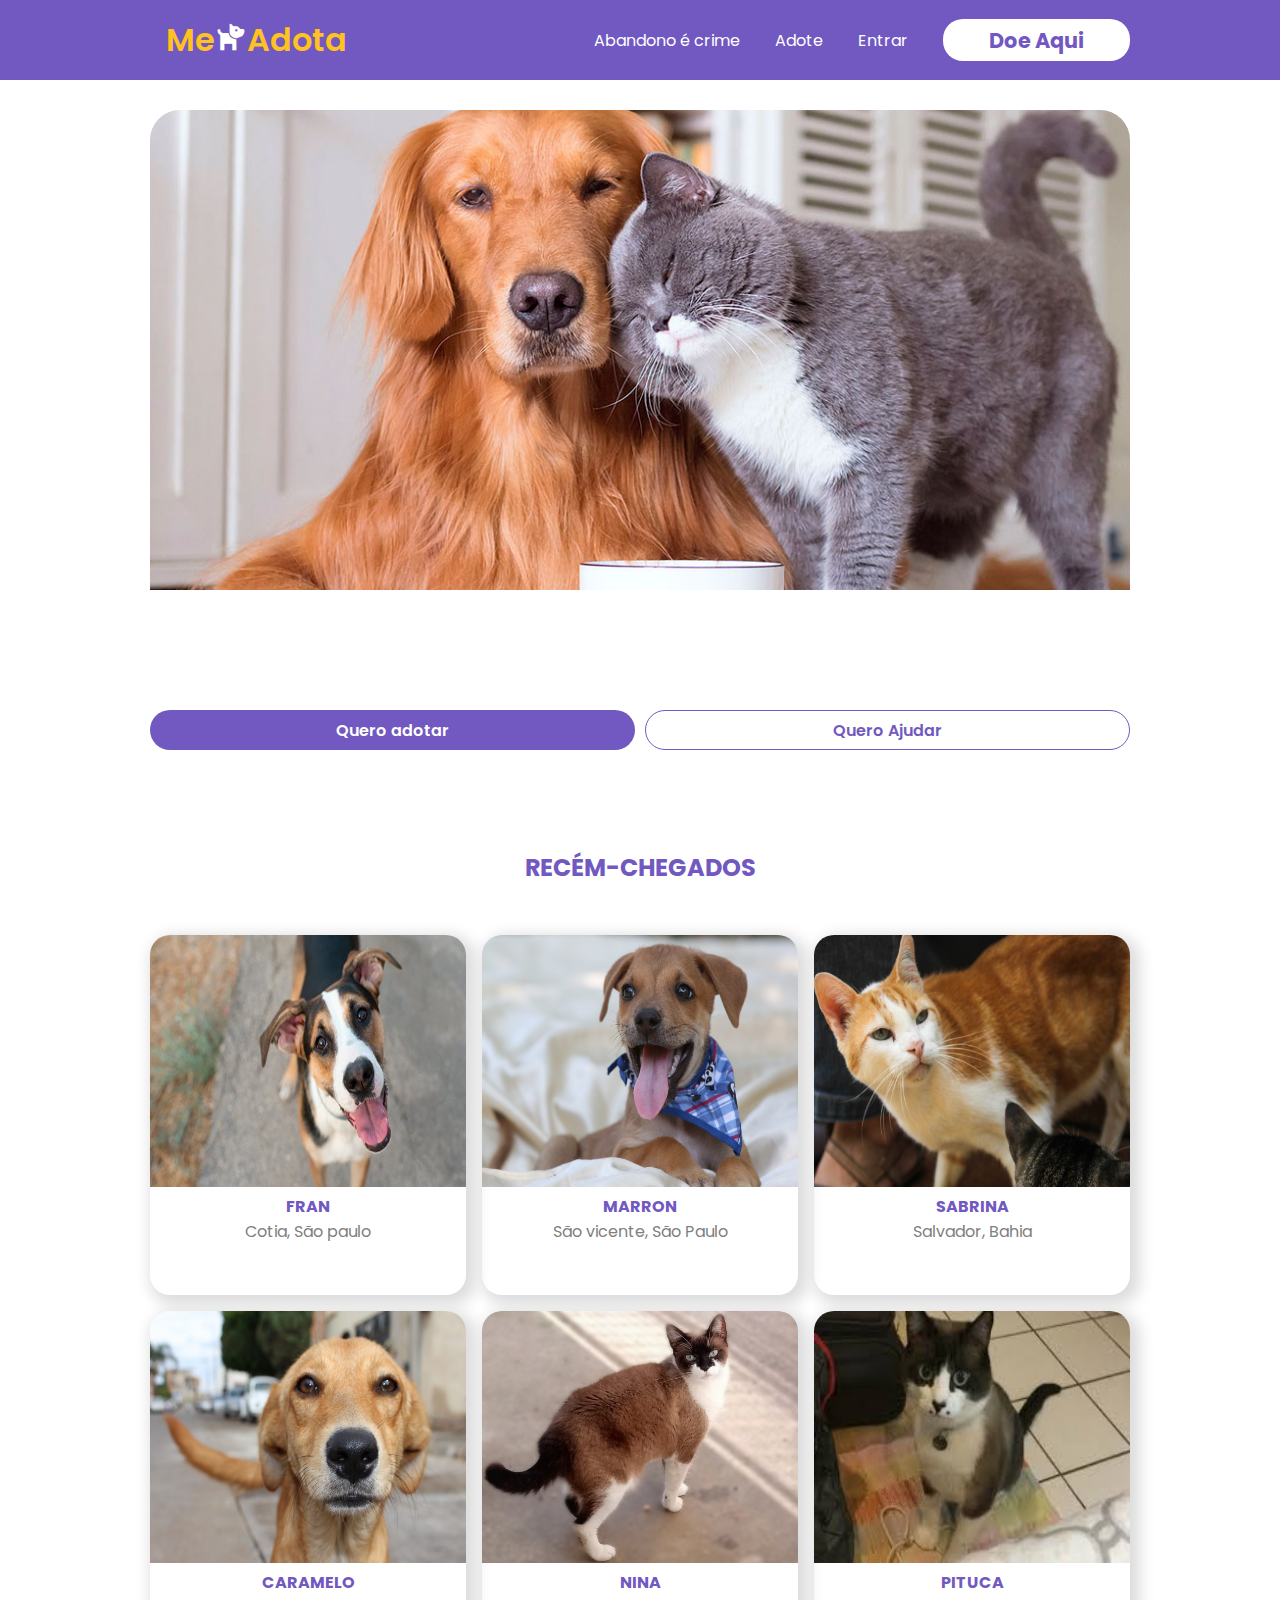
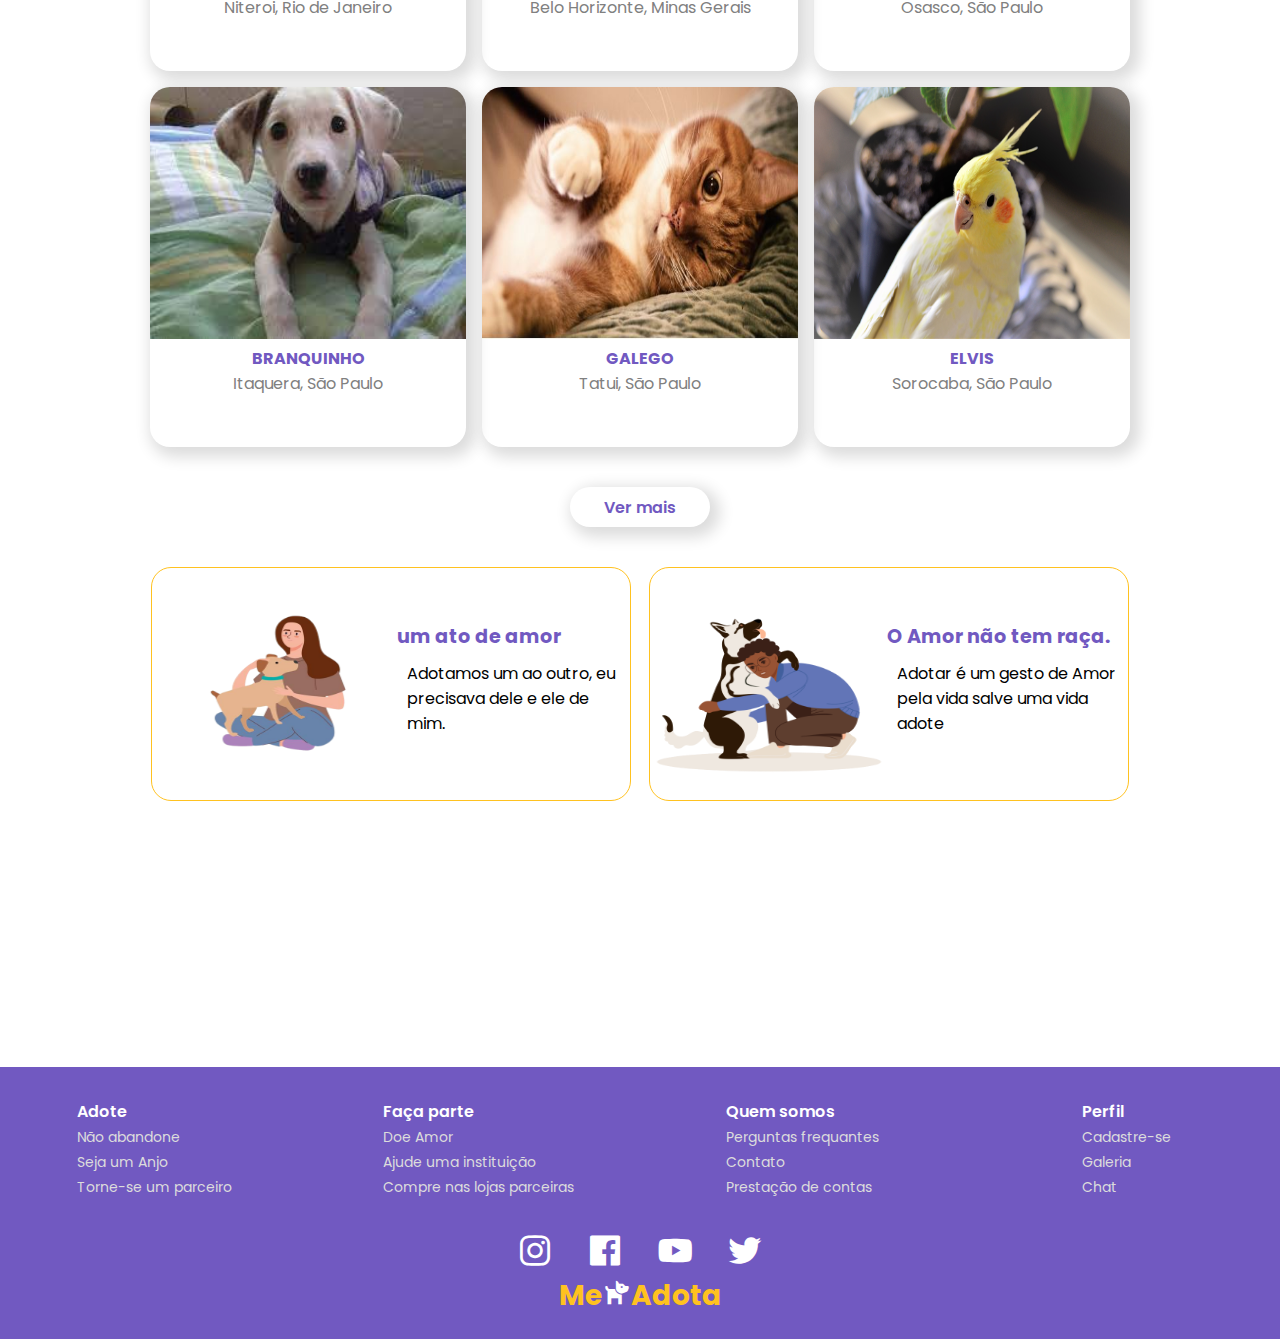
<file: index.html>
<!DOCTYPE html>
<html>
<head>
	<meta charset="utf-8">
	<meta name="viewport" content="width=device-width, initial-scale=1">
	<title>Me Adota seja um volutario e ajude a salvar animaes em situação de rua</title>
	<link rel="stylesheet" type="text/css" href="css/style.css">
	<link href='https://unpkg.com/boxicons@2.1.2/css/boxicons.min.css' rel='stylesheet'>


	<link rel="icon" type="icon" href="img/icon.png">

</head>
<body>

	<!--Inicio--Header-->

	<header id="header">
		<div class="container">
			<h1><a href="#">Me<i class='bx bxs-dog'></i>Adota</a></h1>
			<nav id="nav">
				<button id="btn-mobile">Menu
					<span id="hamburger"></span>
				</button>
				<ul id="menu">
					<li><a href="#">Abandono é crime</a></li>
					<li><a href="#">Adote</a></li>
					<li><a href="login.html">Entrar</a></li>
					<a class="btn" href="#">Doe Aqui</a>
				</ul>
		</div>
	</header>

	<!--Final--Header-->


	<!--Inicio--carrossel-->

	<section id="carrossel">
			<div class="container">

				<div class="slide first">
					<img src="img/1.jpg" alt="cao e gato">
				</div>

				<div class="slide">
					<img src="img/3.jpg" alt="Abandono é crime">
				</div>

				<div class="slide">
					<img src="img/2.jpg" alt="cachorro brincando na grama">
				</div>

			</div>
	</section>


	<!--Inicio--carrossel-->


	<!--Inicio--Button--Adotar-->

	<section class="button-adotar">
		<div class="adotar">
				<a  class="btn-adotar" href="#">Quero adotar</a>
				<a  class="btn-divulgar" href="#">Quero Ajudar</a>
			</div>
	</section>

	<!--Final--Button--Adotar-->

	<!--Inicio Main-->

	<main id="main">

		<section class="galeria">
			<h2>Recém-chegados</h2>
			<div class="galeria-container">

				<div class="card-galeria">
					<div class="img-card-galeria">
						<img src="img/fran.jpg" alt="cadelinha Fran">
					</div>

					<h4>Fran</h4>
					<p>Cotia, São paulo</p>
				</div>

				<div class="card-galeria">
					<div class="img-card-galeria">
						<img src="img/marron.jpg" alt="Cão Marron">
					</div>

					<h4>Marron</h4>
					<p>São vicente, São Paulo</p>
				</div>

				<div class="card-galeria">
					<div class="img-card-galeria">
						<img src="img/sabrina.jpg" alt="Gatinha Sabrina">
					</div>

					<h4>Sabrina</h4>
					<p>Salvador, Bahia</p>
				</div>

				<div class="card-galeria">
					<div class="img-card-galeria">
						<img src="img/caramelo.jpg" alt="Cão Caramelo">
					</div>

					<h4>Caramelo</h4>
					<p>Niteroi, Rio de Janeiro</p>
				</div>

				<div class="card-galeria">
					<div class="img-card-galeria">
						<img src="img/nina.jpg" alt="Gatinha Nina">
					</div>

					<h4>Nina</h4>
					<p>Belo Horizonte, Minas Gerais</p>
				</div>

				<div class="card-galeria">
					<div class="img-card-galeria">
						<img src="img/pituca.jpg" alt="Gatinha Pituca">
					</div>

					<h4>Pituca</h4>
					<p>Osasco, São Paulo</p>
				</div>

				<div class="card-galeria">
					<div class="img-card-galeria">
						<img src="img/branquinho.jpg" alt="Cachorrinho branquinho">
					</div>

					<h4>Branquinho</h4>
					<p>Itaquera, São Paulo </p>
				</div>

				<div class="card-galeria">
					<div class="img-card-galeria">
						<img src="img/galego.jpg" alt="Gato galego">
					</div>

					<h4>Galego</h4>
					<p>Tatui, São Paulo</p>
				</div>

				<div class="card-galeria">
					<div class="img-card-galeria">
						<img src="img/elvis.png" alt="Calopsita Elves">
					</div>

					<h4>Elvis</h4>
					<p>Sorocaba, São Paulo</p>
				</div>
				
			</div>

			<div class="ver-mais">
				<a href="#">Ver mais</a>
			</div>

		</section>

	</main>

	<!--Final Main-->


	<!--Inicio Section Cards-->
	
		<section class="cards">
			<div class="card-container">
				<div class="img-card">
					<img src="img/pet-2.png">
				</div>

					
				<div class="card-texto">
						<h3>um ato de amor</h3>
						<p>Adotamos um ao outro, eu precisava dele  e ele de mim.</p>
					</div>
			</div>

			<div class="card-container">
				<div class="img-card">
					<img src="img/pet-3.png">
				</div>

				<div class="card-texto">
						<h3>O Amor não tem raça.</h3>
						<p>Adotar é um gesto de Amor pela vida salve uma vida adote</p>
					</div>
			</div>

			
		</section>
		

		<!--Final--Section--Cards-->


	<footer>
		<div class="footer-container">
			<div>
				<ul>
					<li class="titulo-footer">Adote</li>
					<li><a href="#">Não abandone</a></li>
					<li><a href="#">Seja um Anjo</a></li>
					<li><a href="#">Torne-se um parceiro</a></li>
				</ul>
         </div>

         <div>
			<ul>
				<li class="titulo-footer">Faça parte</li>
				<li><a href="#">Doe Amor</a></li>
				<li><a href="#">Ajude uma instituição</a></li>
				<li><a href="#">Compre nas lojas parceiras</a></li>
			</ul>
		</div>

		<div>
			<ul>
				<li class="titulo-footer">Quem somos</li>
				<li><a href="#">Perguntas frequantes</a></li>
				<li><a href="#">Contato</a></li>
				<li><a href="#">Prestação de contas</a></li>
			</ul>
		</div>

		<div>
			<ul>
				<li class="titulo-footer">Perfil</li>
				<li><a href="#">Cadastre-se</a></li>
				<li><a href="#">Galeria</a></li>
				<li><a href="#">Chat</a></li>
			</ul>
		</div>
		
		</div>

		<div class="midias-sociais">
				<a href="#"><i class='bx bxl-instagram'></i></a>
				<a href="#"><i class='bx bxl-facebook-square' ></i></a>
				<a href="#"><i class='bx bxl-youtube' ></i></a>
				<a href="#"><i class='bx bxl-twitter' ></i></a>

			</div>

			<div class="logo-footer">
				<h4><a href="#">Me<i class='bx bxs-dog' ></i>Adota</a></h4>
			</div>
	</footer>

	<script type="text/javascript" src="js/script.js"></script>
</body>

</html>
</file>
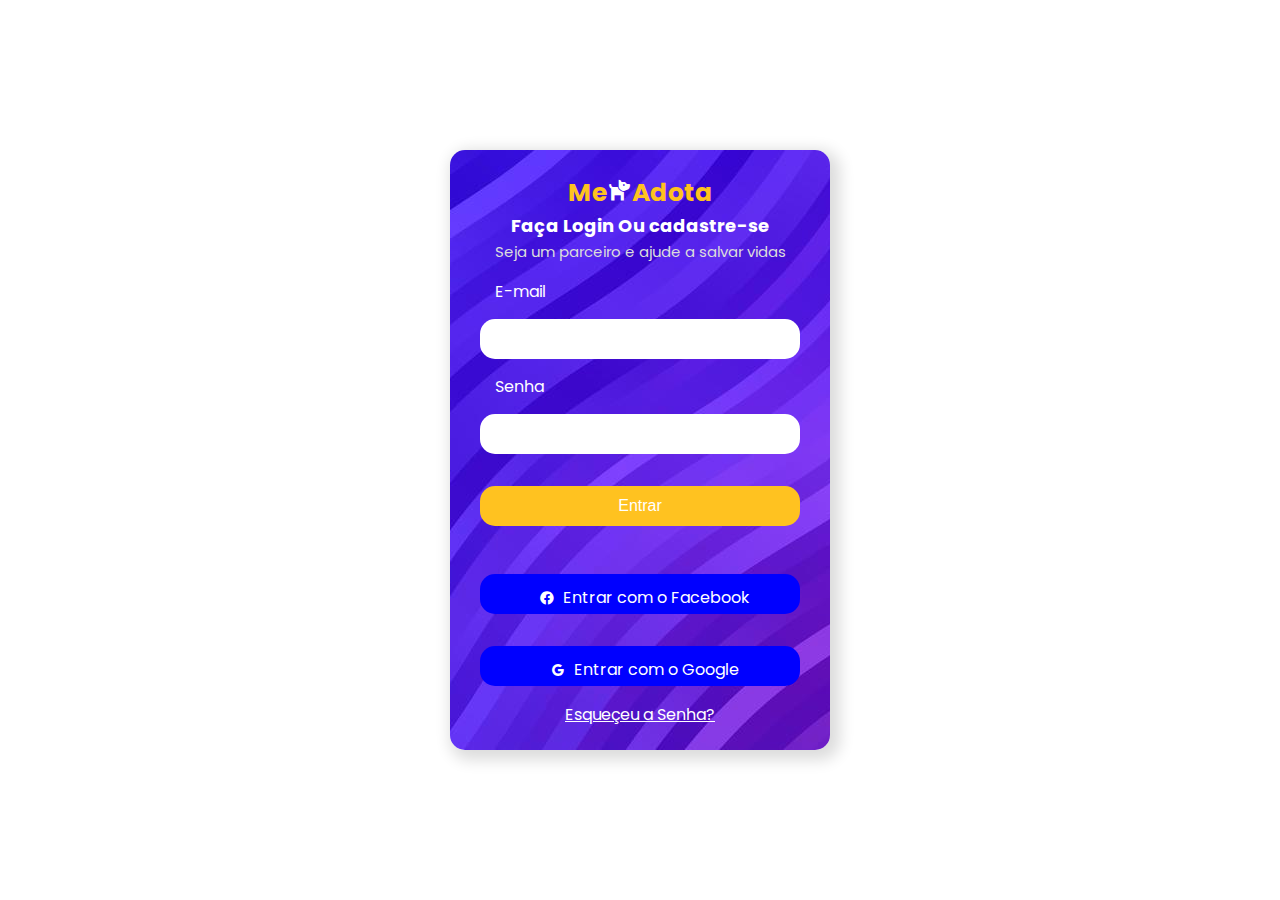
<file: login.html>
<!DOCTYPE html>
<html>
<head>
	<meta charset="utf-8">
	<meta name="viewport" content="width=device-width, initial-scale=1">
	<title>Me Adota seja um volutario e ajude a salvar animaes em situação de rua</title>
	<link href='https://unpkg.com/boxicons@2.1.2/css/boxicons.min.css' rel='stylesheet'>
	<link rel="stylesheet" type="text/css" href="css/style.css">
	<link rel="icon" type="icon" href="img/icon.png">
</head>
<body>

	<main>

		<section class="section-log">

			<div class="log">

			<div class="logo-texto">
				<h1><a href="index.html">Me<i class='bx bxs-dog'></i>Adota</a></h1>
				<h3>Faça Login  Ou cadastre-se</h3>
				<small>Seja um parceiro e ajude a salvar vidas</small>
			</div>

			<div class="form">

				<form>
					<label>
						<span>E-mail</span>
						<input type="email" name="e-mail" required>
					</label>
				</div>

				<div class="form">
					<label>
						<span>Senha</span>
						<input type="password" name="senha" required>
					</label>
					
				</div>

				<input type="submit" value="Entrar">

				<div class="button1">
					<a href="https://www.facebook.com/login"><i class='bx bxl-facebook-circle'></i>Entrar com o Facebook</a>
				</div>

				<div class="button2">
					<a href="https://accounts.google.com/"><i class='bx bxl-google' ></i>Entrar com o Google</a>
				</div>

				
				<div class="recuperar-senha">
					<a href="#" class="redefinir">Esqueçeu a Senha?</a>
				</div>

				</form>

				

			</div>

			</div>

			
				
			

		</section>
	</main>

</body>
</html>
</file>
<file: css/style.css>
@import url('https://fonts.googleapis.com/css2?family=Poppins&display=swap');

*{
	margim: 0;
	padding: 0;
	outline: 0;
	box-sizing: border-box;
}

body{
	font-family: 'Poppins', sans-serif ;
}

#header{
	position: sticky;
	top: 0;
	background-color: #7159C1;
	z-index: 1;
}

#header .container {
	width: 100%;
	max-width: 980px;
	height: 80px;
	display: flex;
	align-items: center;
	justify-content: space-between;
	margin: 0 auto;
}



#header .container h1 a{
	margin: 0 1rem;
	text-decoration: none;
	color: #ffc220;
	font-weight: 600;
	cursor: pointer;

}

#header .container h1 a i{
	color: #FFFF;
}

#header .container #nav ul{
	display: flex;
	align-items: center;
	gap: 35px;
	list-style: none;
}

#header .container #nav ul li a{
	text-decoration: none;
	color: #FFFF;
}

#header .container #nav a:hover{
	color: #ffc220;
	transition: 0.5s ease-in-out;
}

#header .container #nav .btn{
	width: 9em;
	height: 2em;
	border-radius: 20px;
	text-align: center;
	background-color: #FFFF;
	color: #7159C1;
	font-weight: bold;
	font-size: 1.3em;
	cursor: pointer;
	text-decoration: none;
	display: flex;
	align-items: center;
	justify-content: center;
	
	}


#header .container #nav .btn:hover{
	font-size: ;
	background-color: #ffc220;
	transition: 0.5s ease-in-out;
	color: #FFFF;
}

#header .container #nav #btn-mobile{
	display: none;
}

@media (max-width:860px){
	#header .container #nav ul li a{
		padding: 1rem 0;
		margin: 0 1rem;
	}
	#header .container #nav #btn-mobile{
		display: block
	}

	#header .container #nav #menu{
		display: block;
		position: absolute;
		width: 100%;
		height: 0;
		top: 70px;
		right: 0;
		transition: .6s;
		background-color: #7159C1; 
		z-index: 2000;
		visibility: hidden;
		overflow-y: hidden;
	}

	 #header .container #nav.active #menu{
	 	height: calc(100vh - 70px);
	 	visibility: visible;
	 	overflow-y: auto;
	}

	#header .container #nav.active #menu a{
		padding: 1rem 0;
		margin: 0 1rem;
	}

	#header .container #nav .btn{
		padding: 1rem 0;
		margin: 0 1rem 1rem;
		background-color: transparent;
	}

	#btn-mobile{
		display: flex;
		padding: .5rem 1rem;
		font-size: 1rem;
		border: none;
		background: none;
		cursor: pointer;
		gap: 5px;
		color: #FFFF;
	}

	#header .container #nav #btn-mobile #hanburger{
	 	width: 20px;
	 	height: 2px;
		border-top: 2px solid ;
	}

	#hamburger::after{
		content: '';
		width: 20px;
		height: 2px;
		background-color: #FFFF;
	}

	#hamburger::bfore{
		content: '';
		display: block;
		width: 20px;
		height: 2px;
		background-color: #FFFF;
	}

	#carrossel{
		display: none;
	}

	.button-adotar .adotar a{
		width: 8rem;
	}

	.adotar a{
		display: flex;
		justify-content: center;
	}

	.card-container{
		visibility: hidden;
	}

	.footer-container{
		display: flex;
		flex-direction: column;
	}
	
	
}

@media (min-width:200px)and (max-width:920px ){
	.galeria{
		margin: 20px;
	}

}


#carrossel{
	box-shadow: 2px 2ox 4px black;
	max-width: 980px;
	overflow: hidden;
	height:60vh;
	margin: 0 auto;
	border-radius: 30px;
	margin-top: 30px;
}

#carrossel .container{
	display: flex;
	position: relative;
	animation: slide 15s infinite ease-out;
	
}


#carrossel img {
	align-items: center;
	justify-content: center;
	object-fit: cover;
	width: 980px;
	height:480px;
}

@keyframes slide{

	0%{left: 0px}
	20%{left: 0px}

	30%{left: -980px}
	50%{left: -980px}
	
	60%{left:  -1960px}
	80%{left:  -1960px}
	
	
	100%{left: 0px}
}


/*------Inicio---Botões-Adotar-------*/

.button-adotar{
	margin-top: 60px;
}

.adotar{
	width: 100%;
	max-width: 980px;
	display: flex;
	justify-content: center;
	margin: 0 auto;
	gap: 10px;
}

.btn-adotar{
	width: 50%;
	height: 40px;
	display: flex;
	align-items: center;
	justify-content: center;
	border-radius: 30px;
	text-align: center;
	color: #FFFF;
	background-color: #7159C1;
	text-decoration: none;
	font-weight: 600;
}

.btn-adotar:hover{
	background-color: #ffc220;
	color:#FFFF;
	transition: .5s ease-in-out;
}

.btn-divulgar{
	width: 50%;
	height: 40px;
	display: flex;
	align-items: center;
	justify-content: center;
	border-radius: 30px;
	text-align: center;
	color: #7159C1;
	border: 1px solid #7159C1;
	text-decoration: none;
	font-weight: 600;
	
}

.btn-divulgar:hover{
	border: 1px solid #808080;
	color: #808080;
	transition: .5s ease-in-out;
}

/*---------Final-Botões-Adotar-------*/


/*-----Inicio--main-----*/

#main{
	width: 100%;
	max-width: 980px;
	display: flex;
	justify-content: center;
	margin: 0 auto;
	padding-top: 30px;
}

h2{
	text-align: center;
	margin-top: 70px;
	text-transform: uppercase;
	color:#7159C1;
	padding-bottom: 50px;
}

.galeria-container{
	width: 100%;
	max-width: 980px;
	margin: 0 auto;
	display: grid;
	grid-template-columns: repeat(3, 1fr);
	grid-template-rows: repeat(3, 1fr);
	justify-items: center;
	grid-column-gap: 16px;
	grid-row-gap:16px;
	width: 100%;
}


.img-card-galeria img{
	width: 100%;
	height: 28vh;
}

.card-galeria h4{
	color:#7159C1;
	text-align: center;
	text-transform: uppercase;
}

.card-galeria p{
	text-align: center;
	color: #808080;
}

.card-galeria{
	border-radius: 20px;
	overflow: hidden;
	width: 100%;
	height: 40vh;
	box-shadow: 5px 5px 15px 5px #DCDCDC;
}


.ver-mais{
	width: 140px;
	height: 40px;
	display: flex;
	align-items: center;
	justify-content: center;
	margin: 0 auto;
	margin-top: 40px;
	margin-bottom: 40px;
	border-radius: 20px;
	box-shadow: 5px 5px 15px 5px #DCDCDC;
}

.ver-mais a{
	text-decoration: none;
	font-weight: 600;
	color:#7159C1;
}

/*------Final---main-----*/


.cards{
	width: 100%;
	max-width: 980px;
	margin: 0 auto;
	display: grid;
	grid-template-columns: repeat(2, 1fr);
	grid-template-rows: repeat(2, 1fr);
	justify-items: center;
	grid-column-gap: 16px;
	grid-row-gap:16px;
	padding-bottom: 16px;
}

.card-container{
	width: 100%;
	display: flex;
	align-items: center;
	flex-wrap: nowrap;
	max-width: 480px;
	height: 26vh;
	border: 1px solid #ffc220;
	border-radius: 20px;
}

.img-card{
	display: flex;
	align-items: center;
	width: 100%;
	height: 250px;

}

.card-container img{
	width: 100%;
	height: 190px;
}



.card-texto h3 p{
	display: flex;
	flex-direction: column;
	align-items: center;
	padding: 10px;
}

.card-texto h3{
	font-size: 1.2rem;
	color:#7159C1 ;
}

.card-texto p{
	padding: 10px;
	font-size: 1rem;
}







footer > div{
	display: grid;
	grid-template-columns: repeat(4, 1fr);
	grid-template-rows: repeat(1, 1fr);
	justify-items: center;
	grid-column-gap: 16px;
	grid-row-gap:16px;
	background: #7159C1;
}

footer ul{
	list-style: none;
	margin: 2rem;
}

footer li a {
	font-size: 14px;
	text-decoration: none;
	list-style: none;
	color: #DCDCDC;
	cursor: pointer;
}


.titulo-footer {
	font-size: 16px;
	font-weight: 600;
	color: #FFFF;
}


.midias-sociais{
	width: 100%;
	max-width: 980;
	display: flex;
	justify-content: center;
	gap: 30px;	
}


.midias-sociais a i{
	color: #FFFF;
	font-size: 40px;
	text-align: center;
	cursor: pointer;
}

.logo-footer{
	display: flex;
	justify-content: center;
}

.logo-footer a{
	text-decoration: none;
	font-size: 28px;
	color:#ffc220;
	cursor: pointer;

}

.logo-footer a i{
	color: #FFFF;
	padding-bottom: 2rem;
}


/*---Inicio--login---*/
*{
	margin: 0;
	padding: 0;
	box-sizing: border-box;
	outline: none;
}

.section-log{
	width: 100vw;
	height: 100vh;
	display: flex;
	justify-content:center;
	align-items: center;
}

.log {
	width: 380px;
	height: 600px;
	margin: 20px;
	border-radius: 15px;
	display: flex;
	justify-content: center;
	align-items: center;
	flex-direction: column;
	margin: 0 auto;
	background: url(../img/fundo.jpg) no-repeat;
	box-shadow: ;
	box-shadow: 5px 5px 15px 5px #DCDCDC;
}

.logo-texto h1{
	font-size: 25px;
	color: ;
	text-align: center;
}

.logo-texto h1 a{
	color: #ffc220;
	text-decoration: none;
	cursor: pointer;
}

.logo-texto a i{
	font-size: 25px;
	color: #FFFF;
}


.logo-texto h3{
	font-size: 18px;
	color: #FFFF;
	text-align: center;
}

.logo-texto small{
	font-size: 15px;
	color: #DCDCDC;
}

.form label span{
	display: flex;
	flex-direction: column;
	color: #FFFF;
	margin: 15px;
	
}


.form input{
	width: 20rem;
	height: 2.5rem;
	border: none;
	outline: none;
	color: gray;
	font-size: 22px;
	font-weight: 500;
	padding: 0.5rem;
	margin-top: 0.5rem;
	border-radius: 15px;
	margin: 0 auto;
	display: flex;
}

 [type="submit"]{
	width:  20rem;
	height: 2.5rem;
	border-radius: 15px;
	border: none;
	outline: none;
	font-size: 1rem;
	display: flex;
	justify-content: center;
	align-items: center;
	margin: 0 auto;
	color: #FFFF;
	background: #ffc220;
	cursor: pointer;
	margin: 2rem;
}


.button1{
	width: 20rem;
	height: 2.5rem;
	justify-content: center;
	align-items: center;
	text-decoration: none;
	border-radius: 15px;
	margin: 1rem;
	background-color: #0000FF;
	outline: none;
}

.button1 a {
	text-decoration: none;
	color: #FFFF;
	padding: 0.5rem;
	display: flex;
	justify-content: center;
	align-items: center;
}
.button a {
	width: 20rem;
	height: 2.5rem;
	display: flex;
	justify-content: center;
	align-items: center;
	flex-direction: column;
	text-decoration: none;
	border: 1px solid #ffc220;
	margin: 20px;
	border-radius: 15px;
}

.button1 a i{
	display: flex;
	align-items: center;
	flex-direction: column;
	padding: 0.5rem;
}

.button2{
	width: 20rem;
	height: 2.5rem;
	justify-content: center;
	align-items: center;
	text-decoration: none;
	border-radius: 15px;
	margin: 1rem;
	background-color: #0000FF;
	outline: none;
}

.button2 a {
	text-decoration: none;
	color: #FFFF;
	padding: 0.5rem;
	display: flex;
	justify-content: center;
	align-items: center;
}
.button a {
	width: 20rem;
	height: 2.5rem;
	display: flex;
	justify-content: center;
	align-items: center;
	flex-direction: column;
	text-decoration: none;
	border: 1px solid #ffc220;
	margin: 20px;
	border-radius: 15px;
}

.button2 a i{
	display: flex;
	align-items: center;
	flex-direction: column;
	padding: 0.5rem;
}


.recuperar-senha a{
	color: #FFFF;
}
</file>
